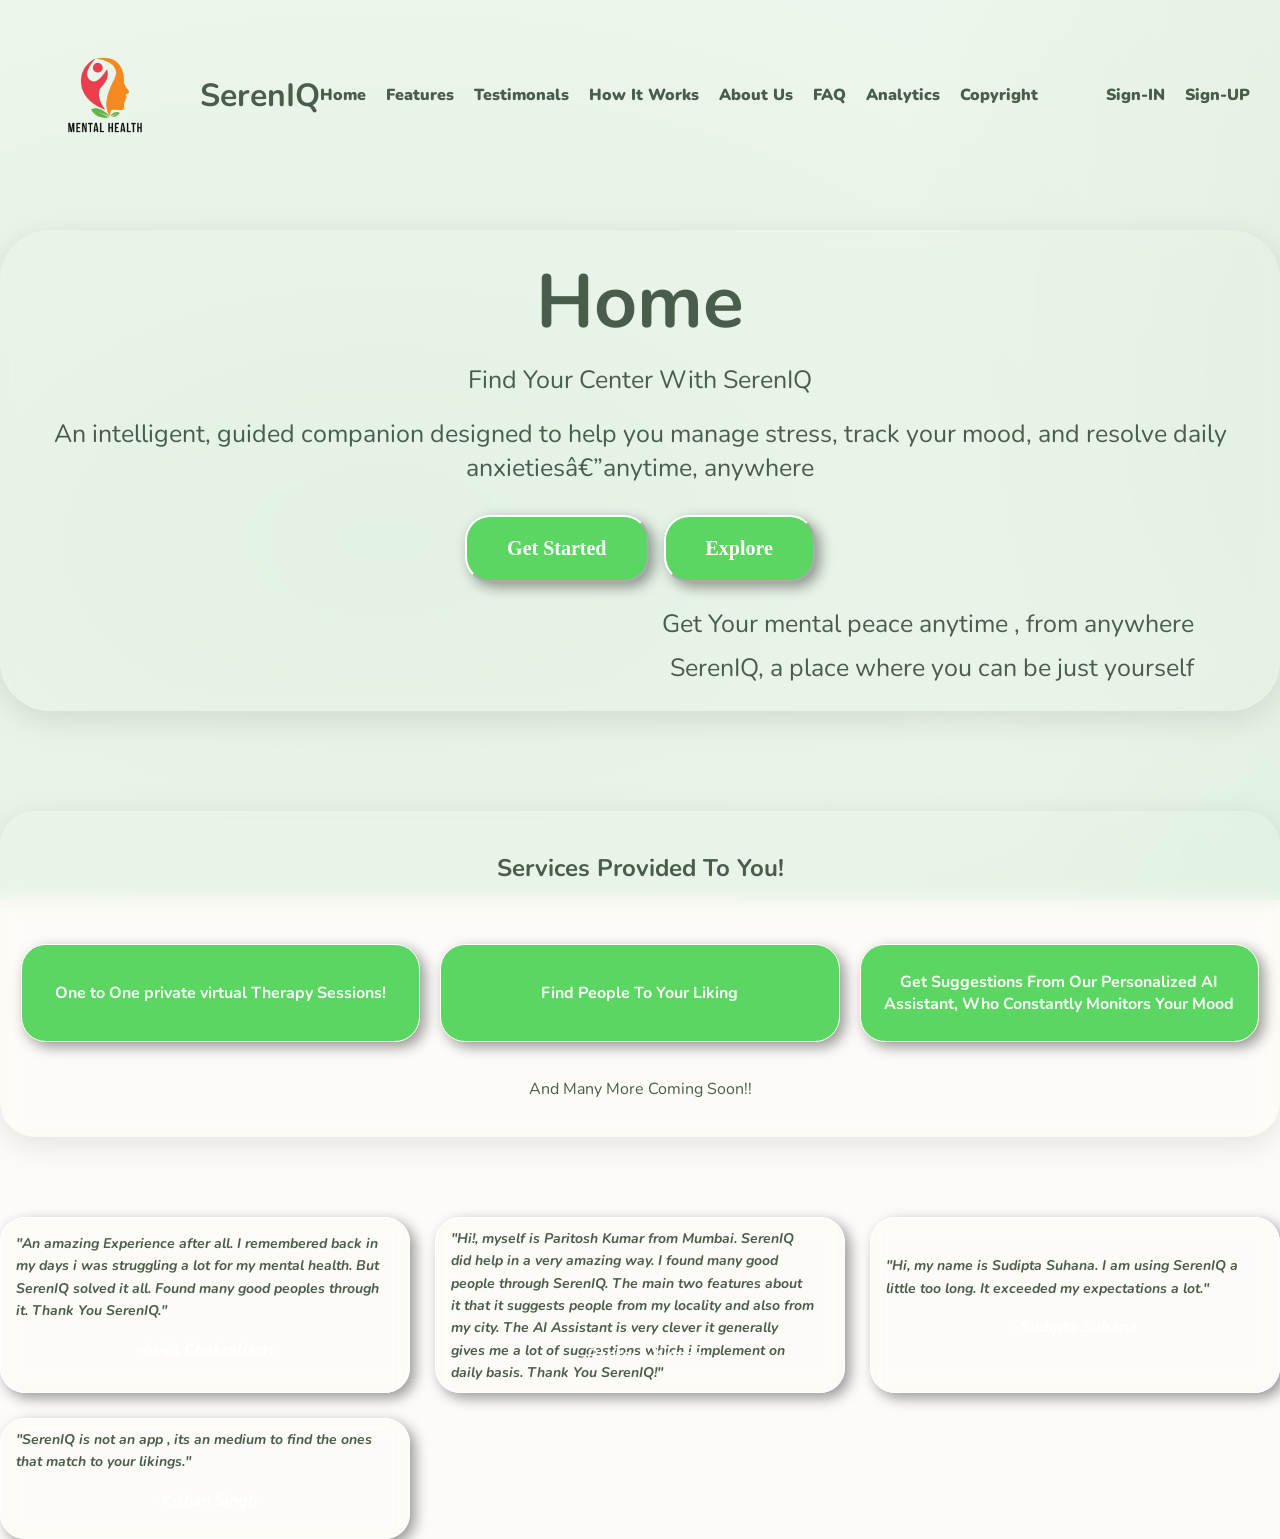
<file: docs/index.html>
<!DOCTYPE html>
<html>
    <head>
        <meta charset="utf-08">
        <meta name="viewport" content="width-device-width, initial-scale = 1.0">
        <title>SerenIQ</title>
        <link rel="icon" type="img/png" href="sereniq_logo-removebg-preview.png">
        <link rel="preconnect" href="https://fonts.googleapis.com">
        <link rel="preconnect" href="https://fonts.gstatic.com" crossorigin>
        <link href="https://fonts.googleapis.com/css2?family=Nunito:ital,wght@0,200..1000;1,200..1000&family=Raleway:ital,wght@0,100..900;1,100..900&family=Sora:wght@100..800&display=swap" rel="stylesheet">
        <link rel="stylesheet" href="style.css">
    </head>
    <body>
        <header class="head-section">
            <div class="logo-title-container">
                <div class="logo-container">
                    <a href="index.html"><img src="sereniq_logo-removebg-preview.png" alt="sereniq_logo"></a>
                </div>
                <div class="title-section">
                    <a href="index.html"><h1>SerenIQ</h1></a>
                </div>
            </div>            
            <nav class="primary-nav">
                <ul>
                    <li><a href="#home">Home</a></li>
                    <li><a href="#features">Features</a></li>
                    <li><a href="#testimonals">Testimonals</a></li>
                    <li><a href="#how-it-works">How It Works</a></li>
                    <li><a href="#about">About Us</a></li>
                    <li><a href="#faq">FAQ</a></li>
                    <li><a href="#view-analytics">Analytics</a></li>
                    <li><a href="#footer">Copyright</a></li>
                </ul>
            </nav>
            <nav class="auth-nav" aria-label="Account navigation">
                <ul>
                    <li><a href="sign_in.html">Sign-IN</a></li>
                    <li><a href="sign_up.html">Sign-UP</a></li>
                </ul>
            </nav>
        </header>

        <main>
            <section id="home" class="hero-card">
                    <div class="hero-content">
                        <h1>Home</h1>
                        <p>Find Your Center With SerenIQ</p>
                        <p>An intelligent, guided companion designed to help you manage stress, track your mood, and resolve daily anxieties—anytime, anywhere</p>
                    </div>

                    <div class="hero-button">
                        <button>Get Started</button>
                        <button>Explore</button>
                    </div>

                    <div class="hero-footer">
                        <p>Get Your mental peace anytime , from anywhere</p>
                        <p>SerenIQ, a place where you can be just yourself</p>
                    </div>
            </section>

            <section id="features" class="feature-card">
                <div class="features-section">
                    <h1>Services Provided To You!</h1>
                    <div class="feature-grid">
                        <div class="feature-sub-card">
                            <p>One to One private virtual Therapy Sessions!</p>
                        </div>
                        <div class="feature-sub-card">
                            <p>Find People To Your Liking</p>
                        </div>
                        <div class="feature-sub-card">
                            <p>Get Suggestions From Our Personalized AI Assistant, Who Constantly Monitors Your Mood</p>
                        </div>
                    </div>
                    <div class="feature-footer">
                        <p>And Many More Coming Soon!!</p>
                    </div>
                </div>
            </section>

            <section id="testimonals" class="testimonal-section">
                <div class="testimonal-card">
                    <blockquote>"An amazing Experience after all. I remembered back in my days i was struggling a lot for my mental health. But SerenIQ solved it all. Found many good peoples through it. Thank You SerenIQ."</blockquote>
                    <p>-Avijit Chakrabarty</p>
                </div>

                <div class="testimonal-card">
                    <blockquote>"Hi!, myself is Paritosh Kumar from Mumbai. SerenIQ did help in a very amazing way. I found many good people through SerenIQ. The main two features about it that it suggests people from my locality and also from my city. The AI Assistant is very clever it generally gives me a lot of suggestions which i implement on daily basis. Thank You SerenIQ!"</blockquote>
                    <p>-Paritosh Kumar</p>
                </div>

                <div class="testimonal-card">
                    <blockquote>"Hi, my name is Sudipta Suhana. I am using SerenIQ a little too long. It exceeded my expectations a lot."</blockquote>
                    <p>-Sudipta Suhana</p>
                </div>

                <div class="testimonal-card">
                    <blockquote>"SerenIQ is not an app , its an medium to find the ones that match to your likings."</blockquote>
                    <p>-Kishan Singh</p>
                </div>
            </section>
        </main>
    </body>
</html>
</file>
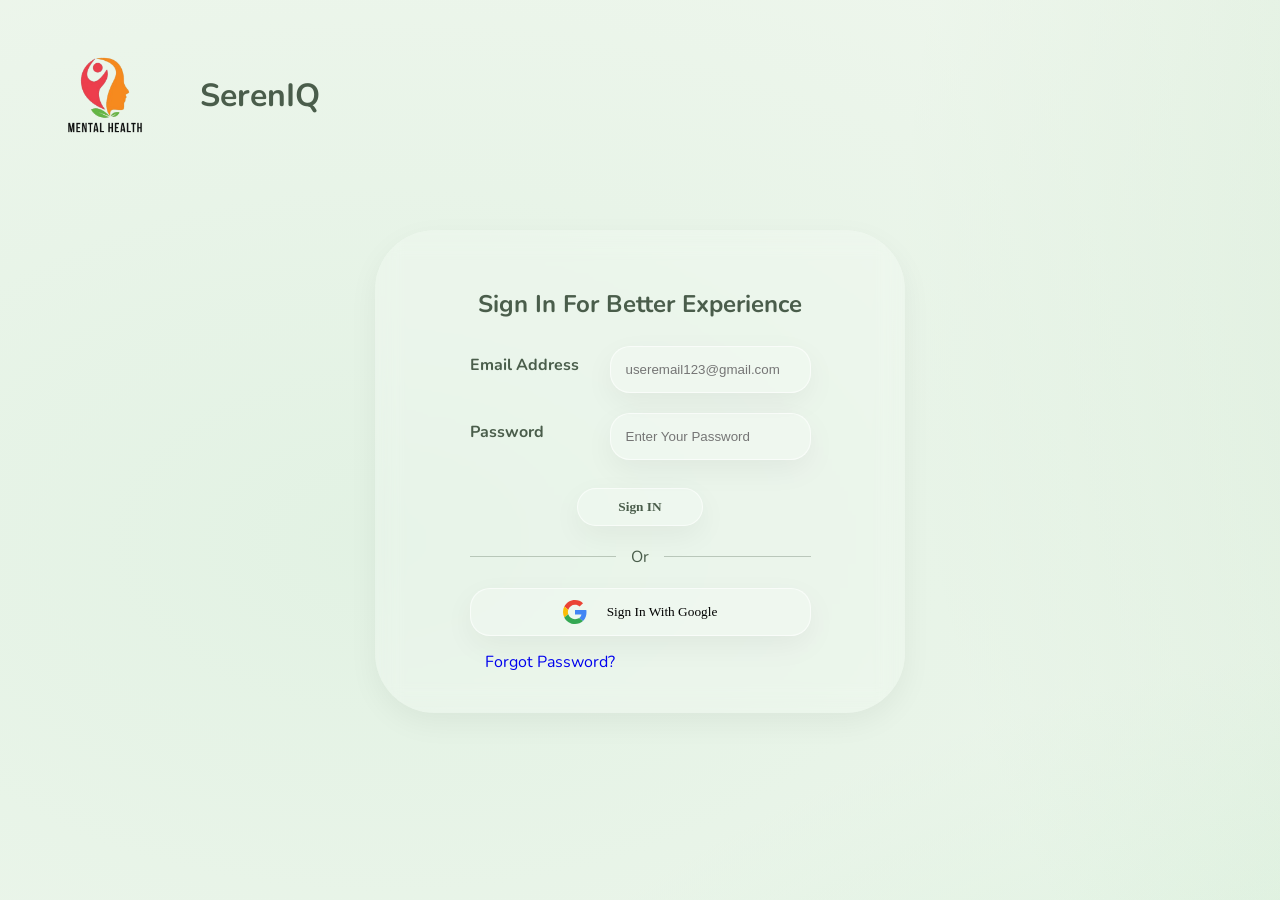
<file: docs/chatroom.html>
<!DOCTYPE html>
<html>
    <head>
        <meta charset="utf-8">
        <meta name="viewport" content="width=device-width, initial-scale=1.0">
        <title>SerenIQ Live Chat</title>
        <link rel="icon" type="image/png" href="sereniq_logo-removebg-preview.png">
        <link href="https://fonts.googleapis.com/css2?family=Nunito:wght@300;400;500;600;700;800&display=swap" rel="stylesheet">
        <link rel="stylesheet" href="chatroom.css">
    </head>
    <body>
        <div class="app-container">
            <div class="chat-window">
                
                <aside class="sidebar">
                    <div class="sidebar-header">
                        <div class="live-indicator">
                            <div class="dot"></div>
                            <span>Live</span>
                        </div>
                        <h2>Private Room</h2>
                        <p class="participant-count" id="participant-count">0 participants</p>
                    </div>
                    
                    <div class="divider"></div>
                    
                    <div class="participant-list" id="dynamic-participants">
                        <div class="send-as-label">Send as</div>
                    </div>

                    <div class="sidebar-footer"></div>
                </aside>

                <main class="chat-area">
                    <header class="chat-header" id="dynamic-chat-header"></header>
                    <div class="chat-messages" id="dynamic-messages"></div>

                    <div class="sending-as-tag">
                        <span class="label">Sending as</span>
                        <span class="name active-user-name" id="dynamic-sender-name">...</span>
                    </div>

                    <div class="input-area">
                        <div class="input-container">
                            <textarea id="chat-input" placeholder="Type a message…" rows="1"></textarea>
                            <button class="send-btn" id="send-btn">
                                <svg width="16" height="16" viewBox="0 0 16 16" fill="none">
                                    <path d="M14 8L2 2l2.5 6L2 14l12-6z" fill="white" />
                                </svg>
                            </button>
                        </div>
                        <div class="input-hint">Enter to send · Shift+Enter for new line</div>
                    </div>
                </main>
            </div>
        </div>
        <script src="chatroom.js"></script>
    </body>
</html>
</file>
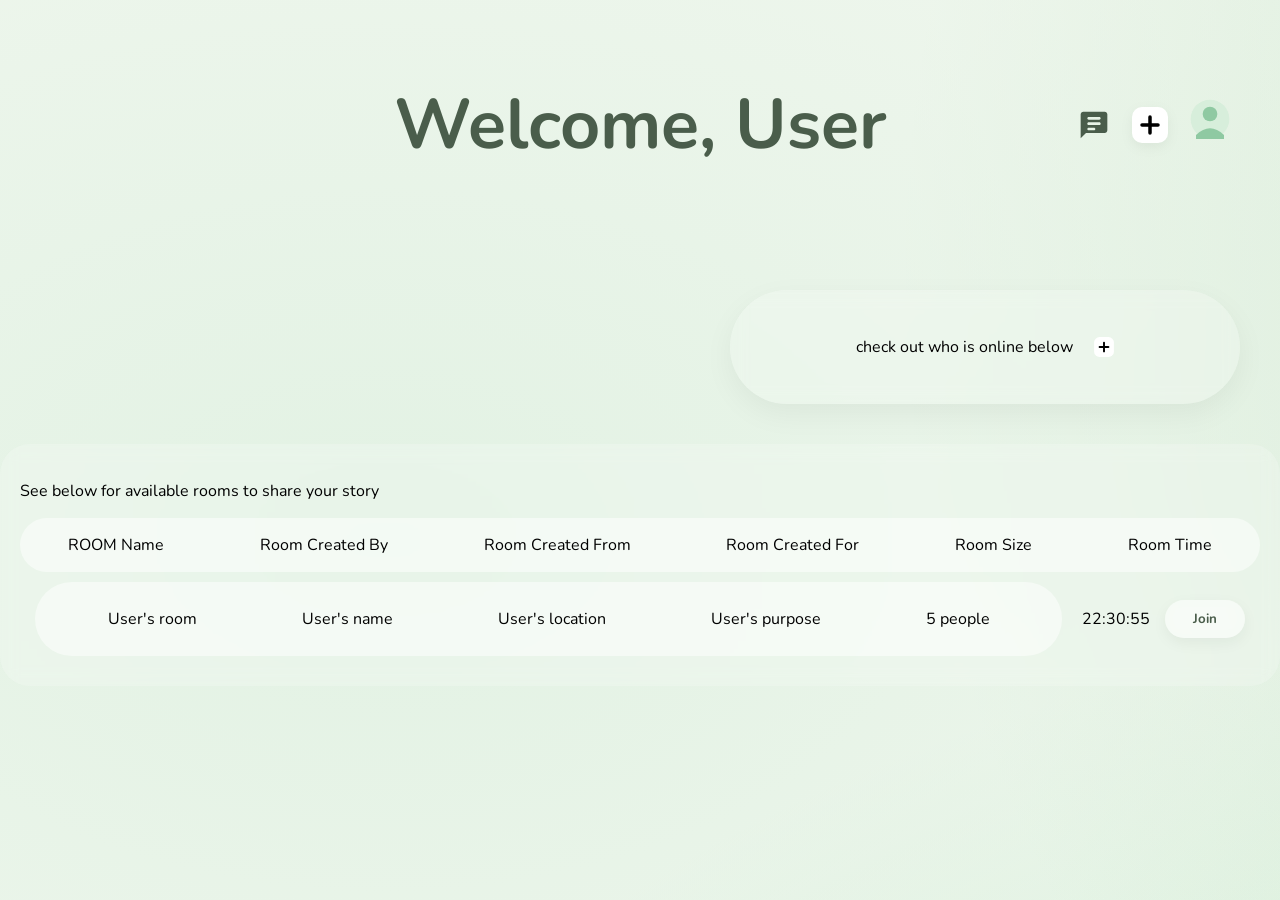
<file: docs/sereniq_main1.html>
<!DOCTYPE html>
<html>
    <head>
        <meta charset="utf-08">
        <meta name="viewport" content="width-device-width, initial-scale=1.0">
        <title>SerenIQ</title>
        <link rel="icon" href="sereniq_logo-removebg-preview.png">
        <link rel="preconnect" href="https://fonts.googleapis.com">
        <link rel="preconnect" href="https://fonts.gstatic.com" crossorigin>
        <link href="https://fonts.googleapis.com/css2?family=Nunito:ital,wght@0,200..1000;1,200..1000&family=Raleway:ital,wght@0,100..900;1,100..900&family=Sora:wght@100..800&display=swap" rel="stylesheet">
        <link rel="stylesheet" href="sereniq_main1.css">
    </head>
    <body>
        <header class="dashboard-header">
            <div class="dashboard-header-div1">
                <h1>Welcome, User</h1>
            </div>
            <div class="header-profile-section">

                <div class="message-menu-wrapper">
                    <svg class="message-box" xmlns="http://www.w3.org/2000/svg" viewBox="0 0 24 24">
                        <path fill="currentColor" fill-rule="evenodd" clip-rule="evenodd" 
                            d="M4 2C2.9 2 2 2.9 2 4v18l4-4h14c1.1 0 2-.9 2-2V4c0-1.1-.9-2-2-2H4zm4 4c-.55 0-1 .45-1 1s.45 1 1 1h8c.55 0 1-.45 1-1s-.45-1-1-1H8zm-1 5c0-.55.45-1 1-1h8c.55 0 1 .45 1 1s-.45 1-1 1H8c-.55 0-1-.45-1-1zm1 3c-.55 0-1 .45-1 1s.45 1 1 1h4c.55 0 1-.45 1-1s-.45-1-1-1H8z"/>
                    </svg>

                    <span class="notification-badge" id="notification-badge">0</span>

                    <div class="message-dropdown">
                        <div class="message-header">Notifications</div>
                        <ul class="message-list" id="dynamic-message"></ul>
                    </div>
                </div>

                <svg viewBox="0 0 40 40" class="add-btn-svg" xmlns="http://www.w3.org/2000/svg">
                    <rect x="2" y="2" width="36" height="36" rx="10" fill="#ffffff" />
                    <line x1="20" y1="12" x2="20" y2="28" stroke="#000000" stroke-width="3.5" stroke-linecap="round" />
                    <line x1="12" y1="20" x2="28" y2="20" stroke="#000000" stroke-width="3.5" stroke-linecap="round" />
                </svg>

                <div class="profile-menu-wrapper">
                    <svg viewBox="0 0 120 120" class="header-profile-pic-svg">
                        <circle cx="60" cy="60" r="58" fill="#d7eedb"/>
                        <circle cx="60" cy="45" r="22" fill="#8fc9a2"/>
                        <path d="M18 108 Q60 68 102 108 L102 120 L18 120 Z" fill="#8fc9a2"/>
                    </svg>
                    <div class="profile-dropdown">
                        <ul>
                            <li><a href="#">Profile</a></li>
                            <li><a href="#">Subscription</a></li>
                            <li><a href="#">Day-streak</a></li>
                            <li><a href="#">Settings</a></li>
                            <li class="log-out-button"><a href="sign_in.html" onclick="logoutUser()">Log Out</a></li>
                        </ul>
                    </div>
                </div>
            </div>
        </header>
        
        <main>
            <section class="friend-list">
                <div id="friend-toast-slider" class="toast-slider"></div>
                <div class="add-frnd">
                    <p>check out who is online below</p>
                    <div class="search-system">
                        <svg viewBox="0 0 40 40" class="add-frnd-btn-svg" id="search-trigger" xmlns="http://www.w3.org/2000/svg">
                            <rect x="2" y="2" width="36" height="36" rx="10" fill="#ffffff" />
                            <line x1="20" y1="12" x2="20" y2="28" stroke="#000000" stroke-width="3.5" stroke-linecap="round" />
                            <line x1="12" y1="20" x2="28" y2="20" stroke="#000000" stroke-width="3.5" stroke-linecap="round" />
                        </svg>
                        <input type="text" id="friend-search-input" class="glass-search-bar" placeholder="search your friends">
                        <ul id="search-results-popup" class="glass-results-popup"></ul>
                    </div>
                </div>
                <div id="dynamic-friends-container"></div>
            </section>

            <section class="video-rooms">
                <p>See below for available rooms to share your story</p>
                <div class="video-rooms-header-row">
                    <p>ROOM Name</p>
                    <p>Room Created By</p>
                    <p>Room Created From</p>
                    <p>Room Created For</p>
                    <p>Room Size</p>
                    <p>Room Time</p>
                </div>

                <div class="video-rooms-list">
                    <div class="video-rooms-subcontainer">
                        <p>User's room</p>
                        <p>User's name</p>
                        <p>User's location</p>
                        <p>User's purpose</p>
                        <p>5 people</p>
                    </div>
                    <div class="room-action-group">
                        <span class="live-clock">00:00:00</span>
                        <button class="join-button">Join</button>
                    </div>
                </div>
            </section>


        </main>
        <script src="script.js"></script>
    </body>
</html>
</file>
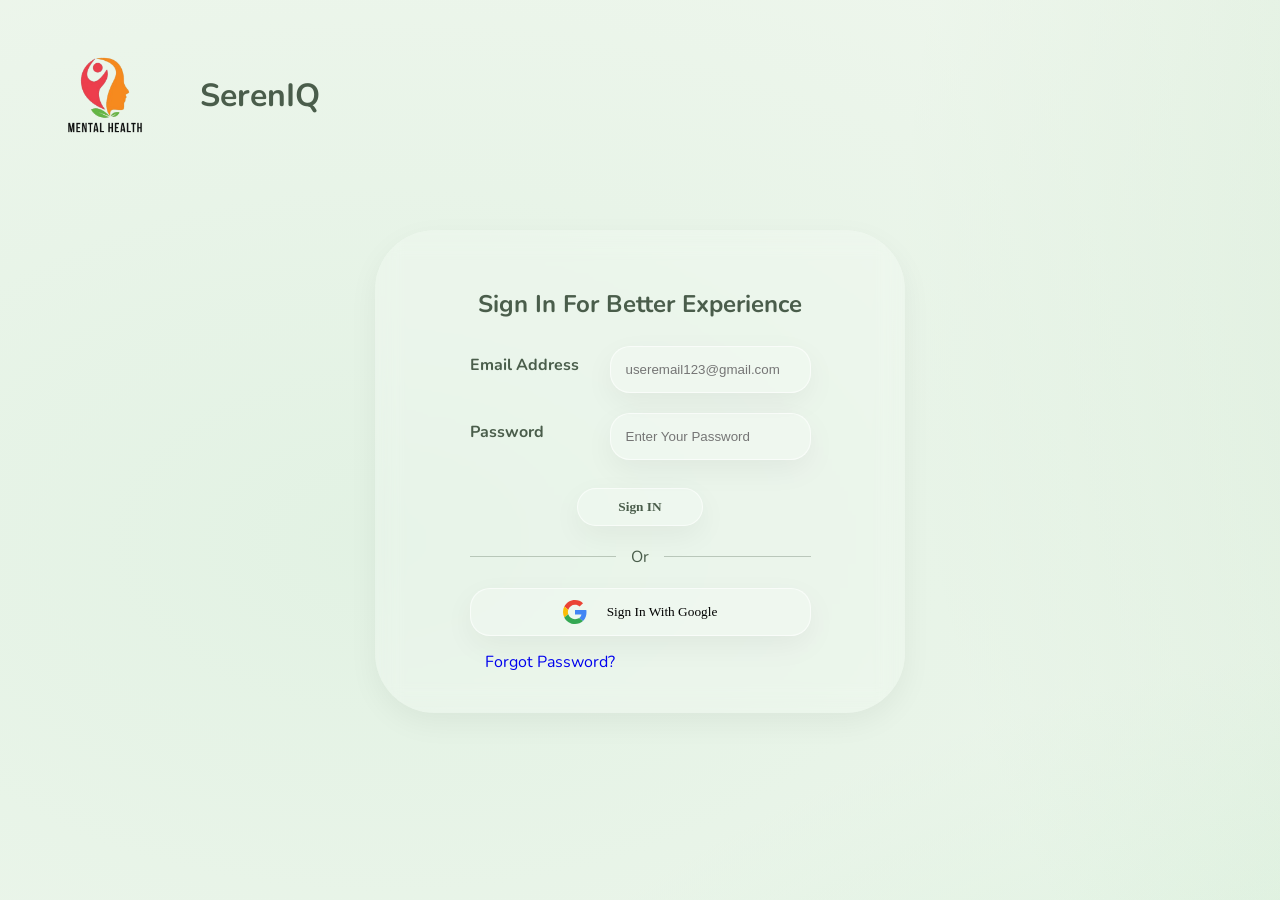
<file: docs/sign_in.html>
<!DOCTYPE html>
<html>
    <head>
        <meta charset="utf-08">
        <meta name="viewport" content="width-device-width, initial-scale=1.0">
        <title>SerenIQ</title>
        <link rel="icon" type="img/png" href="sereniq_logo-removebg-preview.png">
        <link rel="preconnect" href="https://fonts.googleapis.com">
        <link rel="preconnect" href="https://fonts.gstatic.com" crossorigin>
        <link href="https://fonts.googleapis.com/css2?family=Nunito:ital,wght@0,200..1000;1,200..1000&family=Raleway:ital,wght@0,100..900;1,100..900&family=Sora:wght@100..800&display=swap" rel="stylesheet">
        <link rel="stylesheet" href="sign_in.css">
    </head>
    <body>
        <header class="head-section">
            <div class="logo-title-container">
                <div class="logo-container">
                    <a href="index.html"><img src="sereniq_logo-removebg-preview.png" alt="sereniq_logo"></a>
                </div>
                <div class="title-section">
                    <a href="index.html"><h1>SerenIQ</h1></a>
                </div>
            </div>
        </header>
                        
        <section class="sign-in-content">
            <h1>Sign In For Better Experience</h1>
                <form action="#" method="post" class="sign-in-form">
                    <div class="input-group">
                        <label for="user-email">Email Address</label>
                        <input type="email" id="user-email" placeholder="useremail123@gmail.com">
                    </div>

                    <div class="input-group">
                        <label for="user-password">Password</label>
                        <input type="password" id="user-password" placeholder="Enter Your Password">
                    </div>

                    <button type="submit" class="sign-in-button">Sign IN</button>

                    <div class="divider">
                        <span>Or</span>
                    </div>

                    <div class="social-login">
                        <button type="button" class="google-btn" aria-label="Sign in with Google">
                            <svg xmlns="http://www.w3.org/2000/svg" viewBox="0 0 48 48" width="24px" height="24px">
                                <path fill="#EA4335" d="M24 9.5c3.54 0 6.71 1.22 9.21 3.6l6.85-6.85C35.9 2.38 30.47 0 24 0 14.62 0 6.51 5.38 2.56 13.22l7.98 6.19C12.43 13.72 17.74 9.5 24 9.5z"/>
                                <path fill="#4285F4" d="M46.98 24.55c0-1.57-.15-3.09-.38-4.55H24v9.02h12.94c-.58 2.96-2.26 5.48-4.78 7.18l7.73 6c4.51-4.18 7.09-10.36 7.09-17.65z"/>
                                <path fill="#FBBC05" d="M10.53 28.59c-.48-1.45-.76-2.99-.76-4.59s.27-3.14.76-4.59l-7.98-6.19C.92 16.46 0 20.12 0 24c0 3.88.92 7.54 2.56 10.78l7.97-6.19z"/>
                                <path fill="#34A853" d="M24 48c6.48 0 11.93-2.13 15.89-5.81l-7.73-6c-2.15 1.45-4.92 2.3-8.16 2.3-6.26 0-11.57-4.22-13.47-9.91l-7.98 6.19C6.51 42.62 14.62 48 24 48z"/>
                                <path fill="none" d="M0 0h48v48H0z"/>
                            </svg>

                        Sign In With Google</button>
                    </div>

                    <div class="forgotten-pass">
                        <a href="#forgotten-password">Forgot Password?</a>
                    </div>

                </form>
        </section>
        <script src="script.js"></script>
    </body>
</html>
</file>
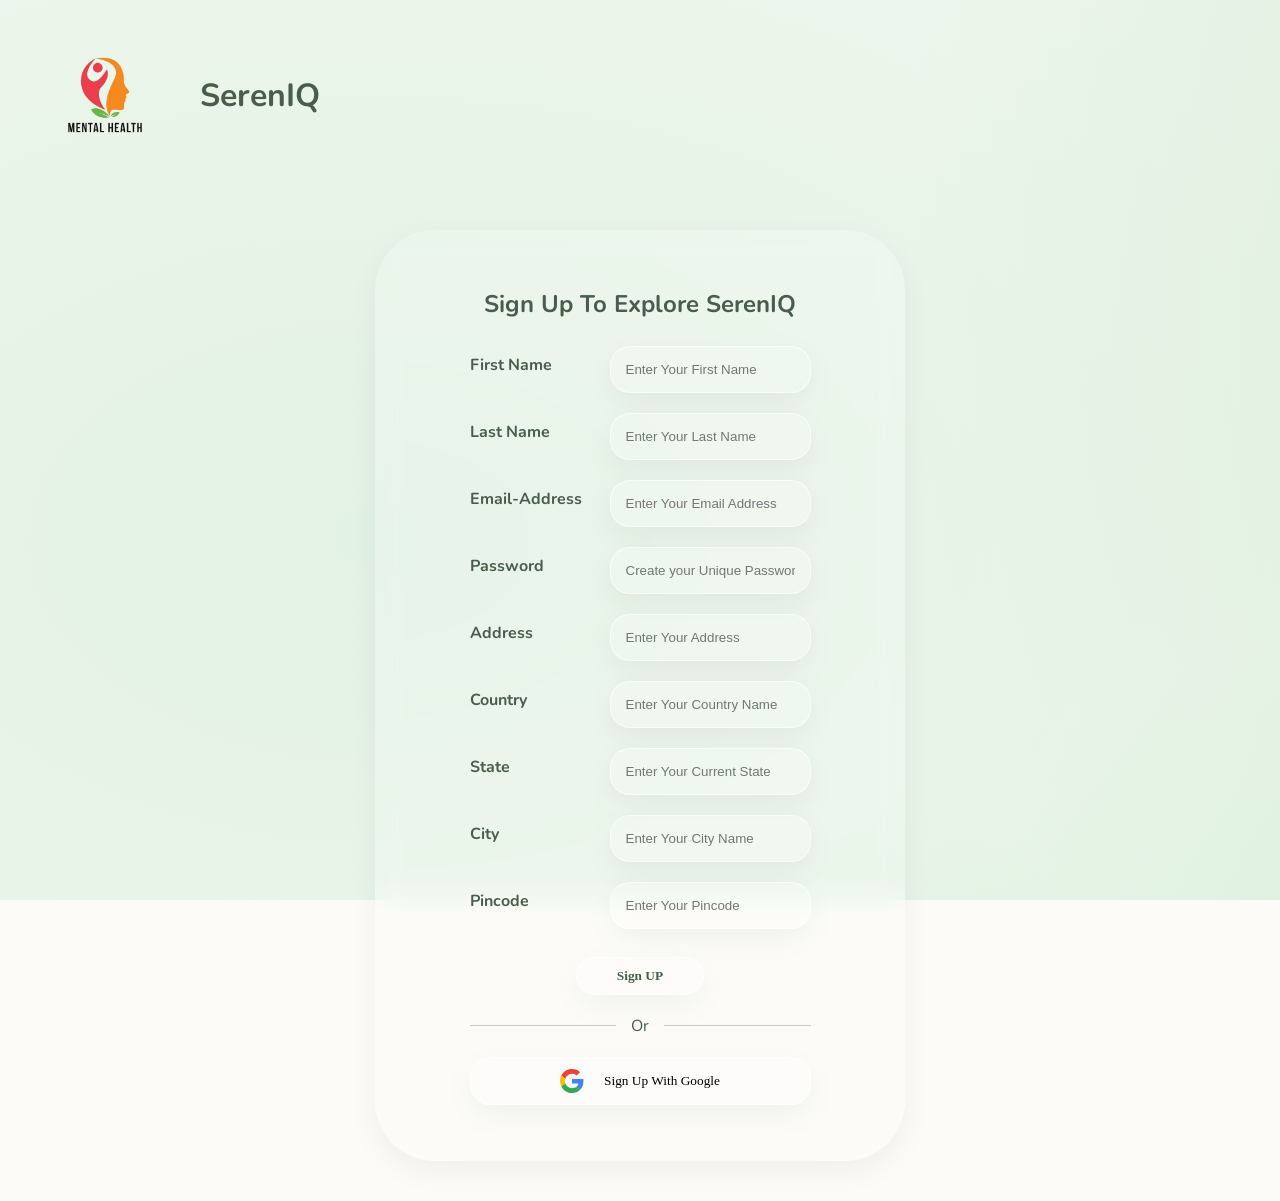
<file: docs/sign_up.html>
<!DOCTYPE hmtl>
<html>
    <head>
        <meta charset="utf-08">
        <meta name="viewport" content="width-device-width, initial-scale=1.0">
        <title>SerenIQ</title>
        <link rel="icon" type="img/png" href="sereniq_logo-removebg-preview.png">
        <link rel="preconnect" href="https://fonts.googleapis.com">
        <link rel="preconnect" href="https://fonts.gstatic.com" crossorigin>
        <link href="https://fonts.googleapis.com/css2?family=Nunito:ital,wght@0,200..1000;1,200..1000&family=Raleway:ital,wght@0,100..900;1,100..900&family=Sora:wght@100..800&display=swap" rel="stylesheet">
        <link rel="stylesheet" href="sign_up.css">
    </head>

    <body>
        <header class="head-section">
            <div class="logo-title-container">
                <div class="logo-container">
                    <a href="index.html"><img src="sereniq_logo-removebg-preview.png" alt="sereniq_logo"></a>
                </div>
                <div class="title-section">
                    <a href="index.html"><h1>SerenIQ</h1></a>
                </div>
            </div>
        </header>

        <section class="sign-up-content">
            <h1>Sign Up To Explore SerenIQ</h1>
                <form action="#" method="post" class="sign-up-form">
                    <div class="input-group">
                        <label for="user-first-name">First Name</label>
                        <input type="text" id="user-first-name" placeholder="Enter Your First Name">
                    </div>

                    <div class="input-group">
                        <label for="user-last-name">Last Name</label>
                        <input type="text" id="user-last-name" placeholder="Enter Your Last Name">
                    </div>

                    <div class="input-group">
                        <label for="user-email">Email-Address</label>
                        <input type="email" id="user-email" placeholder="Enter Your Email Address">
                    </div>

                    <div class="input-group">
                        <label for="password">Password</label>
                        <input type="password" id="password" placeholder="Create your Unique Password">
                    </div>

                    <div class="input-group">
                        <label for="user-address">Address</label>
                        <input type="text" id="user-address" placeholder="Enter Your Address">
                    </div>

                    <div class="input-group">
                        <label for="user-country">Country</label>
                        <input type="text" id="user-country" placeholder="Enter Your Country Name">
                    </div>

                    <div class="input-group">
                        <label for="user-state">State</label>
                        <input type="text" id="user-state" placeholder="Enter Your Current State">
                    </div>

                    <div class="input-group">
                        <label for="user-city">City</label>
                        <input type="text" id="user-city" placeholder="Enter Your City Name">
                    </div>

                    <div class="input-group">
                        <label for="user-pincode">Pincode</label>
                        <input type="text" id="user-pincode" placeholder="Enter Your Pincode">
                    </div>


                    <button type="submit" class="sign-up-button">Sign UP</button>

                    <div class="divider">
                        <span>Or</span>
                    </div>

                    <div class="social-login">
                        <button type="button" class="google-btn" aria-label="Sign up with Google">
                            <svg xmlns="http://www.w3.org/2000/svg" viewBox="0 0 48 48" width="24px" height="24px">
                                <path fill="#EA4335" d="M24 9.5c3.54 0 6.71 1.22 9.21 3.6l6.85-6.85C35.9 2.38 30.47 0 24 0 14.62 0 6.51 5.38 2.56 13.22l7.98 6.19C12.43 13.72 17.74 9.5 24 9.5z"/>
                                <path fill="#4285F4" d="M46.98 24.55c0-1.57-.15-3.09-.38-4.55H24v9.02h12.94c-.58 2.96-2.26 5.48-4.78 7.18l7.73 6c4.51-4.18 7.09-10.36 7.09-17.65z"/>
                                <path fill="#FBBC05" d="M10.53 28.59c-.48-1.45-.76-2.99-.76-4.59s.27-3.14.76-4.59l-7.98-6.19C.92 16.46 0 20.12 0 24c0 3.88.92 7.54 2.56 10.78l7.97-6.19z"/>
                                <path fill="#34A853" d="M24 48c6.48 0 11.93-2.13 15.89-5.81l-7.73-6c-2.15 1.45-4.92 2.3-8.16 2.3-6.26 0-11.57-4.22-13.47-9.91l-7.98 6.19C6.51 42.62 14.62 48 24 48z"/>
                                <path fill="none" d="M0 0h48v48H0z"/>
                            </svg>

                        Sign Up With Google</button>
                    </div>
                </form>
        </section>
        <script src="script.js"></script>
    </body>
</html>
</file>
<file: docs/style.css>
body {
    font-family: "Nunito", sans-serif;
    font-optical-sizing: auto;
    font-weight: 10px;
    font-style: normal;
    margin: 0;
    min-height: 100vh;
    
    
    background-color: #fcfbf7; 
    
    background-image:
        radial-gradient(at 10% 20%, rgba(215, 238, 219, 0.7) 0%, transparent 50%),
        radial-gradient(at 80% 10%, rgba(140, 201, 144, 0.8) 0%, transparent 50%),
        radial-gradient(at 40% 80%, rgba(143, 224, 162, 0.822) 0%, transparent 50%),
        radial-gradient(at 90% 90%, rgba(253, 253, 249, 0.95) 0%, transparent 50%);
        
    background-attachment: fixed;   
    background-size: 300% 300%; 
    animation: floatMesh 30s ease-in-out infinite; 
}

@keyframes floatMesh {
    0% {
        background-position: 0% 0%;
    }
    25% {
        background-position: 100% 0%;
    }
    50% {
        background-position: 100% 100%;
    }
    75% {
        background-position: 0% 100%;
    }
    100% {
        background-position: 0% 0%;
    }
}

.head-section{
    font-weight: 400;
    font-style: normal;
    display: grid;
    grid-template-columns: 1fr auto 1fr;
    align-items: center;
    padding: 10px 20px;
}


.logo-title-container{
    display: flex;
    align-items: center;
    gap: 10px;
    border:none;
}

.logo-container img{
    width: 150px;
    height: auto;
    display: block;
    padding: 10px 10px;
}

.title-section a{
    text-decoration: none;
    color: rgb(74, 93, 75);
}

.primary-nav ul{
    list-style: none;
    display: flex;
    gap: 20px;
    padding: 0;
    margin: 0;
}

.primary-nav{
    justify-self: center;
}

.primary-nav a,
.auth-nav a{
    text-decoration: none;
    color: rgb(74, 93, 75);
    font-weight: 1000;
}

.auth-nav{
    justify-self: end;
}

.auth-nav ul{
    list-style: none;
    display: flex;
    gap: 20px;
    padding: 10px;
    margin: 0;
}

.primary-nav:hover,
.auth-nav:hover{
    text-shadow: 2px 5px 15px rgba(0, 0, 0, 0.3);
}


.hero-card{
    max-width: 1500px;
    margin: 40px auto;
    border: 1px solid white;
    border-radius: 50px;
    background: rgba(255, 255, 255, 0.027);
    backdrop-filter: blur(8px);
    -webkit-backdrop-filter: blur(8px);
    border: 1px solid rgba(255, 255, 255, 0.089);
    box-shadow: 0 8px 32px rgba(0, 0, 0, 0.1);
    padding: 20px 40px;
    transition: all 0.3s ease;
}

.hero-card:hover{
    transform: translateY(-3px);
}

.hero-content{
    display: flex;
    flex-direction: column;
    align-items: center;
    text-align: center;
    color:  rgb(74, 93, 75);
}
.hero-content h1{
    font-size: 75px;
    padding: 0px;
    margin: 0px;
}

.hero-content p{
    margin: 10px;
    font-size: 25px;
    font-weight: 100px;
}

.hero-button{
    display: flex;
    gap: 15px;
    justify-content: center;
    margin-top: 20px;
}

.hero-button button{
    padding: 20px 40px;
     font-family: "Lobster", cursive;
    font-size: 20px;
    font-weight: bold;
    border-color: white;
    border-radius: 25px;
    box-shadow: 5px 5px 14px rgba(0,0,0, 0.4);
    background-color: rgb(92, 214, 98);
    color: white;
    cursor: pointer;
    transition: transform 0.2s ease, background-color 0.2s ease;
}

.hero-button button:hover{
    transform: translateY(-3px);
    background-color: rgb(87, 202, 93);
}

.hero-footer{
    display: flex;
    flex-direction: column;
    justify-content: space-between;
    align-items: flex-end;
    text-align: right;
    padding-right: 40px;
    margin-top: 20px;
    color:  rgb(74, 93, 75);
}

.hero-footer p{
    font-size: 25px;
    margin: 5px 5px;
}

.feature-card{
    max-width: 1500px;
    margin-top: 100px;

    border-radius: 35px;
    background: rgba(255, 255, 255, 0.027);
    backdrop-filter: blur(8px);
    -webkit-backdrop-filter: blur(8px);
    border: 1px solid rgba(255, 255, 255, 0.089);
    box-shadow: 0 8px 32px rgba(0, 0, 0, 0.1);
    padding: 20px 20px;
    transition: all 0.5s ease;
}

.feature-card:hover{
    transform: translateY(-3px);
}

.features-section{
    display: flex;
    flex-direction: column;
    align-items: center;
    text-align: center;
    width:100%;
}
.features-section h1{
    color: rgb(74, 93, 75);
}

.feature-grid{
    display: grid;
    grid-template-columns: repeat(auto-fit, minmax(220px, 1fr));
    gap: 20px;
    width: 100%;
    margin: 20px 20px;
}

.feature-sub-card{
    margin-top: 20px;
    background: rgb(92, 214, 98);
    color: white;
    backdrop-filter: blur(8px);
    -webkit-backdrop-filter: blur(8px);
    border: 1px solid rgba(255, 255, 255, 0.5);
    border-color: white;
    border-radius: 25px;
    padding: 10px 15px;
    box-shadow: 5px 5px 14px rgba(0,0,0, 0.4);
    display: flex;
    align-items: center;
    font-weight: bold;
    justify-content: center;
    transition: transform 0.3s ease, background 0.3s ease;
}

.feature-sub-card:hover{
    background: rgb(87, 202, 93);
    transform: translateY(-3px);
    cursor: pointer;
}

.feature-footer{
    color: rgb(74, 93, 75);
}

.testimonal-section{
    display: grid;
    grid-template-columns: repeat(3,1fr);
    gap: 25px;
    width: 100%;
    margin-top: 80px;
    font-family: "Nunito", sans-serif;
    font-optical-sizing: auto;
    font-weight: bold;
    font-style: italic;
}

.testimonal-card{
    background: rgba(255, 255, 255, 0.027);
    color:rgb(74, 93, 75);
    backdrop-filter: blur(8px);
    -webkit-backdrop-filter: blur(8px);
    border: 1px solid rgba(255, 255, 255, 0.089);
    border-color: white;
    border-radius: 25px;
    padding: 10px 15px;
    box-shadow: 5px 5px 14px rgba(0,0,0, 0.4);
    display: flex;
    flex-direction: column;
    align-items: center;
    justify-content: center;
    transition: all 0.3s ease;
}

.testimonal-card:hover{
    transform: translateX(4px);
}

.testimonal-card blockquote{
    font-size: 14px;
    line-height: 1.6;
    max-height: 100px;
    margin: 0;
    padding-right: 15px;
}

.testimonal-card p{
    color: white;
}

@media (max-width: 768px) {
    .head-section {
        grid-template-columns: 1fr; 
        gap: 15px;
    }
    .logo-title-container {
        justify-content: center; 
    }
    .primary-nav ul, .auth-nav ul {
        flex-wrap: wrap; 
        justify-content: center;
        gap: 10px;
    }

    .testimonal-section {
        grid-template-columns: 1fr; 
        margin-top: 40px;
    }
    .testimonal-card {
        padding: 20px;
    }
    .testimonal-card blockquote {
        max-height: 150px; 
    }

    .hero-card {
        margin: 20px 15px; 
        padding: 20px 15px;
    }
    .hero-content h1 {
        font-size: 50px; 
    }
    .hero-content p {
        font-size: 18px; 
    }
    .hero-button {
        flex-direction: column; 
        width: 100%;
    }
}
</file>
<file: docs/chatroom.css>
* {
    box-sizing: border-box;
    margin: 0;
    padding: 0;
}

body {
    font-family: 'Nunito', sans-serif;
    min-height: 100vh;
    background-color: #fcfbf7;
    background-image:
        radial-gradient(at 10% 20%, rgba(215, 238, 219, 0.7) 0%, transparent 50%),
        radial-gradient(at 80% 10%, rgba(140, 201, 144, 0.8) 0%, transparent 50%),
        radial-gradient(at 40% 80%, rgba(143, 224, 162, 0.822) 0%, transparent 50%),
        radial-gradient(at 90% 90%, rgba(253, 253, 249, 0.95) 0%, transparent 50%);
    background-attachment: fixed;
    background-size: 300% 300%;
    animation: floatMesh 30s ease-in-out infinite;
}

@keyframes floatMesh {
    0%   { background-position: 0% 0%; }
    25%  { background-position: 100% 30%; }
    50%  { background-position: 60% 100%; }
    75%  { background-position: 10% 80%; }
    100% { background-position: 0% 0%; }
}

.app-container {
    min-height: 100vh;
    display: flex;
    align-items: center;
    justify-content: center;
    padding: 24px;
}

.chat-window {
    width: 100%;
    max-width: 800px;
    height: 640px;
    display: grid;
    grid-template-columns: 230px 1fr;
    border-radius: 24px;
    overflow: hidden;
    border: 1.5px solid #c8e6cb;
    box-shadow: 0 8px 48px rgba(61, 122, 69, 0.12), 0 2px 12px rgba(61, 122, 69, 0.06);
    background: rgba(255, 255, 255, 0.75);
    backdrop-filter: blur(20px);
    -webkit-backdrop-filter: blur(20px);
}

.sidebar {
    background: rgba(244, 249, 244, 0.9);
    border-right: 1.5px solid #d0e8d2;
    display: flex;
    flex-direction: column;
}

.sidebar-header {
    padding: 22px 18px 16px;
}

.live-indicator {
    display: flex;
    align-items: center;
    gap: 8px;
    margin-bottom: 2px;
}

.live-indicator .dot, .status .dot {
    width: 8px;
    height: 8px;
    border-radius: 50%;
    background: #4caf58;
}

.live-indicator span {
    font-size: 11px;
    font-weight: 700;
    color: #4caf58;
    letter-spacing: 0.08em;
    text-transform: uppercase;
}

.sidebar-header h2 {
    font-size: 17px;
    font-weight: 800;
    color: #2d4a30;
}

.participant-count {
    font-size: 12px;
    color: #7faa84;
    margin-top: 2px;
    font-weight: 500;
}

.divider {
    height: 1px;
    background: #d0e8d2;
    margin: 0 16px;
}

.participant-list {
    padding: 14px 10px;
    flex: 1;
}

.send-as-label {
    font-size: 10px;
    font-weight: 800;
    color: #7faa84;
    letter-spacing: 0.12em;
    text-transform: uppercase;
    padding: 0 8px;
    margin-bottom: 8px;
}

.participant-btn {
    width: 100%;
    display: flex;
    align-items: center;
    gap: 10px;
    padding: 10px;
    border-radius: 14px;
    border: 1.5px solid transparent;
    background: transparent;
    cursor: pointer;
    transition: all 0.18s ease;
    margin-bottom: 4px;
}

.participant-btn:hover {
    background: rgba(255, 255, 255, 0.5);
}

.participant-btn.active {
    border-color: rgba(61, 122, 69, 0.33);
    background: #dff0e1;
}

.avatar-wrapper {
    position: relative;
}

.status-dot {
    position: absolute;
    bottom: 0;
    right: 0;
    width: 9px;
    height: 9px;
    background: #4caf58;
    border: 1.5px solid white;
    border-radius: 50%;
}

.participant-info {
    text-align: left;
    flex: 1;
}

.participant-info .name {
    font-size: 14px;
    font-weight: 700;
    color: #4a7050;
}

.participant-btn.active .name.alex-text {
    color: #3d7a45;
}

.status-text {
    font-size: 11px;
    color: #7faa84;
    font-weight: 500;
}

.check-icon {
    width: 20px;
    height: 20px;
    border-radius: 50%;
    background: #3d7a45;
    display: flex;
    align-items: center;
    justify-content: center;
}

.participant-btn:not(.active) .check-icon {
    display: none;
}

.sidebar-footer {
    padding: 12px 16px;
    border-top: 1px solid #d0e8d2;
    background: rgba(255, 255, 255, 0.5);
    font-size: 11px;
    color: #7faa84;
    line-height: 1.5;
    font-weight: 500;
}

.avatar {
    display: flex;
    align-items: center;
    justify-content: center;
    flex-shrink: 0;
}

.avatar.sm { width: 32px; height: 32px; }
.avatar.md { width: 40px; height: 40px; }

.profile-pic-svg {
    width: 100%;
    height: 100%;
    filter: drop-shadow(0 2px 4px rgba(140, 201, 144, 0.2));
}

.active-text { color: #3d7a45; }
.partner-text { color: #4a7050; }


.chat-area {
    display: flex;
    flex-direction: column;
    background: rgba(255, 255, 255, 0.6);
    min-height: 0;
}

.chat-header {
    padding: 16px 20px;
    border-bottom: 1.5px solid #d0e8d2;
    display: flex;
    align-items: center;
    gap: 12px;
    background: rgba(255, 255, 255, 0.8);
    backdrop-filter: blur(10px);
}

.header-info h2 {
    font-size: 16px;
    font-weight: 800;
    color: #2d4a30;
}

.header-info .status {
    display: flex;
    align-items: center;
    gap: 5px;
    font-size: 11px;
    color: #7faa84;
    font-weight: 600;
}

.header-actions {
    margin-left: auto;
    display: flex;
    gap: 6px;
}

.action-btn {
    width: 34px;
    height: 34px;
    border-radius: 10px;
    border: 1.5px solid #d0e8d2;
    background: rgba(255, 255, 255, 0.7);
    cursor: pointer;
    font-size: 15px;
    display: flex;
    align-items: center;
    justify-content: center;
    transition: background 0.15s;
}

.action-btn:hover {
    background: #eaf6eb;
}

.chat-messages {
    flex: 1;
    overflow-y: auto;
    padding: 20px 20px 12px;
    display: flex;
    flex-direction: column;
    gap: 14px;
    min-height: 0;
    scroll-behavior: smooth;
}

.chat-messages::-webkit-scrollbar { width: 4px; }
.chat-messages::-webkit-scrollbar-track { background: transparent; }
.chat-messages::-webkit-scrollbar-thumb { background: #d0e8d2; border-radius: 2px; }

.date-container {
    text-align: center;
    margin-bottom: 4px;
}

.date-pill {
    font-size: 11px;
    font-weight: 700;
    color: #7faa84;
    background: rgba(255, 255, 255, 0.8);
    padding: 5px 14px;
    border-radius: 20px;
    border: 1px solid #d0e8d2;
}

.message-row {
    display: flex;
    align-items: flex-end;
    gap: 8px;
    max-width: 72%;
}

.message-row.other { align-self: flex-start; }
.message-row.self { align-self: flex-end; flex-direction: row-reverse; }

.message-content {
    display: flex;
    flex-direction: column;
    gap: 3px;
}

.message-content.self-content {
    align-items: flex-end;
}

.sender-name {
    font-size: 11px;
    margin-left: 4px;
    font-weight: 700;
    letter-spacing: 0.02em;
}

.bubble {
    padding: 10px 15px;
    color: #2d4a30;
    font-size: 14px;
    line-height: 1.6;
    word-break: break-word;
    box-shadow: 0 1px 6px rgba(61, 122, 69, 0.06);
}

.bubble-other {
    border-radius: 4px 18px 18px 18px;
    background: #ffffff;
    border: 1.5px solid #d0e8d2;
}

.bubble-self {
    border-radius: 18px 4px 18px 18px;
    background: #e6f4e8;
    border: 1.5px solid #b6d9bb;
}

.message-meta {
    display: flex;
    align-items: center;
    gap: 4px;
    margin-top: 1px;
}

.time {
    font-size: 10px;
    color: #7faa84;
    font-weight: 600;
}

.read-receipt {
    font-size: 10px;
    color: #7faa84;
}

.read-receipt.read {
    color: #3d7a45;
}

.typing-row {
    align-items: flex-end;
}

.typing-indicator {
    padding: 10px 15px;
    display: flex;
    gap: 5px;
    align-items: center;
}

.typing-indicator span {
    width: 7px;
    height: 7px;
    border-radius: 50%;
    background: #b6d9bb;
    display: inline-block;
    animation: bounce 1.2s infinite;
}

.typing-indicator span:nth-child(2) { animation-delay: 0.2s; }
.typing-indicator span:nth-child(3) { animation-delay: 0.4s; }

@keyframes bounce {
    0%, 80%, 100% { transform: translateY(0); opacity: 0.5; }
    40% { transform: translateY(-5px); opacity: 1; }
}


.sending-as-tag {
    padding: 4px 20px 0;
    display: flex;
    align-items: center;
    gap: 5px;
}

.sending-as-tag .label {
    font-size: 11px;
    color: #7faa84;
    font-weight: 600;
}

.sending-as-tag .name {
    font-size: 11px;
    font-weight: 800;
}

.input-area {
    padding: 10px 16px 16px;
}

.input-container {
    display: flex;
    gap: 10px;
    align-items: flex-end;
    background: rgba(255, 255, 255, 0.9);
    border: 2px solid rgba(61, 122, 69, 0.26);
    border-radius: 18px;
    padding: 10px 10px 10px 16px;
    box-shadow: 0 2px 12px rgba(61, 122, 69, 0.08);
    transition: border-color 0.2s;
}

.input-container textarea {
    flex: 1;
    background: transparent;
    border: none;
    outline: none;
    resize: none;
    color: #2d4a30;
    font-size: 14px;
    line-height: 1.6;
    font-family: 'Nunito', sans-serif;
    font-weight: 500;
    max-height: 120px;
    overflow-y: auto;
}

.send-btn {
    width: 38px;
    height: 38px;
    border-radius: 12px;
    border: none;
    background: linear-gradient(135deg, #3d7a45, #4caf58);
    cursor: pointer;
    display: flex;
    align-items: center;
    justify-content: center;
    transition: all 0.18s ease;
    flex-shrink: 0;
    box-shadow: 0 2px 8px rgba(61, 122, 69, 0.3);
}

.send-btn:hover {
    transform: scale(1.07);
}

.input-hint {
    text-align: center;
    margin-top: 6px;
    font-size: 10px;
    color: rgba(127, 170, 132, 0.4);
    font-weight: 600;
}

.back-btn{
    display: none;
    background: transparent;
    margin-right: 5px;
    border: none;
    cursor: pointer;
    padding: 5px;
    transition: all ease 0.3s;
}

.back-btn:hover{
    transform: translateX(-3px);
}

@media (max-width: 768px) {
    .app-container {
        padding: 0; 
    }

    .chat-window {
        height: 100dvh; 
        border-radius: 0;
        border: none;
        grid-template-columns: 1fr; 
    }

    .sidebar {
        display: none; 
    }

    .back-btn {
        display: flex;
        align-items: center;
        justify-content: center;
    }

    .message-row {
        max-width: 85%; 
    }

    .chat-header {
        padding: 12px 16px;
    }

    .input-area {
        padding: 10px 12px 12px; 
    }
}
</file>
<file: docs/sereniq_main1.css>
body{
    font-family: "Nunito", sans-serif;
    font-optical-sizing: auto;
    font-weight: 10px;
    font-style: normal;
    margin: 0;
    min-height: 100vh;
    
    
    background-color: #fcfbf7; 
    
    background-image:
        radial-gradient(at 10% 20%, rgba(215, 238, 219, 0.7) 0%, transparent 50%),
        radial-gradient(at 80% 10%, rgba(140, 201, 144, 0.8) 0%, transparent 50%),
        radial-gradient(at 40% 80%, rgba(143, 224, 162, 0.822) 0%, transparent 50%),
        radial-gradient(at 90% 90%, rgba(253, 253, 249, 0.95) 0%, transparent 50%);
        
    background-attachment: fixed;   
    background-size: 300% 300%; 
    animation: floatMesh 30s ease-in-out infinite;
}


@keyframes floatMesh {
    0% {
        background-position: 0% 0%;
    }
    25% {
        background-position: 100% 0%;
    }
    50% {
        background-position: 100% 100%;
    }
    75% {
        background-position: 0% 100%;
    }
    100% {
        background-position: 0% 0%;
    }
}

.dashboard-header{
    position: relative;
    margin: auto;
    display: flex;
    flex-direction: row;
    justify-content: center;
    align-items: center;
    color: rgb(74, 93, 75);
    font-size: 35px;
    padding: 30px 50px;
}

.dashboard-header-div1{
    margin-top:0;
}


.header-profile-section{
    position: absolute;
    right: 50px;
    margin-left: 0;
    z-index: 100;
    display: flex;
    flex-direction: row;
    align-items: center;
    gap: 20px;
}

.message-box{
    width: 32px;
    height: 32px;
    cursor: pointer;
    transition: all 0.6s ease;
}

.message-box:hover{
    transform: scale(1.1) translateY(-3px);
    filter: drop-shadow(0 6px 12px rgba(140, 201, 144, 0.4));
}

.notification-badge {
    position: absolute;
    top: -6px;
    right: -10px;
    background: rgba(255, 59, 48, 0.85); 
    backdrop-filter: blur(4px);
    -webkit-backdrop-filter: blur(4px);
    border: 1px solid rgba(255, 255, 255, 0.5); 
    color: white;
    font-size: 11px;
    font-weight: bold;
    min-width: 20px;
    height: 20px;
    border-radius: 20px; 
    display: flex;
    justify-content: center;
    align-items: center;
    padding: 0 5px;
    box-shadow: 0 4px 8px rgba(255, 59, 48, 0.3); 
    display: none; 
    z-index: 102; 
}

.message-menu-wrapper{
    position: relative;
    display: flex;
    align-items: center;
}

.message-menu-wrapper:hover .message-dropdown {
    opacity: 1;
    visibility: visible;
    transform: translateY(0);
}

.message-dropdown{
    position: absolute;
    top: 50px; 
    right: -20px; 
    background: rgba(255, 255, 255, 0.6); 
    backdrop-filter: blur(12px);
    -webkit-backdrop-filter: blur(12px);
    border-radius: 20px;
    box-shadow: 0 10px 30px rgba(0, 0, 0, 0.1);
    width: 260px;
    overflow: hidden; 
    opacity: 0;
    visibility: hidden;
    transform: translateY(-15px); 
    transition: all 0.3s ease;
    z-index: 101;
}

.message-header {
    padding: 15px 20px;
    font-weight: bold;
    color: rgb(74, 93, 75);
    border-bottom: 1px solid rgba(74, 93, 75, 0.1);
    font-size: 16px;
    background: rgba(255, 255, 255, 0.4);
}

.message-list {
    list-style: none;
    padding: 0;
    margin: 0;
    max-height: 250px;
    overflow-y: auto; 
}

.message-item {
    padding: 12px 20px;
    border-bottom: 1px solid rgba(255, 255, 255, 0.3);
    cursor: pointer;
    transition: background 0.2s ease;
    display: flex;
    flex-direction: column;
    gap: 4px;
}

.message-item:hover {
    background: rgba(255, 255, 255, 0.9);
}

.message-sender{
    font-size: 14px;
    font-weight: bold;
    color: rgb(74, 93, 75);
    margin-bottom: 4px;
}

.message-content{
    font-size: 12px;
    color: #6a826b;
    font-family: sans-serif;
}

.accept-button, .reject-button {
    border: none;
    border-radius: 12px;
    color: white;
    font-weight: bold;
    font-family: inherit;
    padding: 6px 12px;
    font-size: 12px;
    cursor: pointer;
    transition: all 0.2s ease;
    box-shadow: 0 2px 5px rgba(0,0,0,0.1);
    margin-top: 8px;
    margin-right: 8px;
}


.accept-button {
    background: rgba(140, 201, 144, 0.9); 
}

.accept-button:hover {
    background: rgba(140, 201, 144, 1);
    transform: scale(1.05) translateY(-2px);
}


.reject-button {
    background: rgba(217, 83, 79, 0.9); 
}

.reject-button:hover {
    background: rgba(217, 83, 79, 1);
    transform: scale(1.05) translateY(-2px);
}

.add-btn-svg{
    width: 40px;
    height: 40px;
    cursor: pointer;
    transition: all 0.3s ease;
    filter: drop-shadow(0 4px 6px rgba(0, 0, 0, 0.05));
}

.add-btn-svg:hover{
    transform: scale(1.1) translateY(-3px);
    filter: drop-shadow(0 6px 12px rgba(140, 201, 144, 0.4));
}

.profile-menu-wrapper {
    position: relative;
}

.profile-menu-wrapper:hover .profile-dropdown {
    opacity: 1;
    visibility: visible;
    transform: translateY(0);
}

.profile-dropdown{
    position: absolute;
    top: 50px; 
    right: 0; 
    background: rgba(255, 255, 255, 0.5); 
    backdrop-filter: blur(8px);
    -webkit-backdrop-filter: blur(8px);
    border-radius: 20px;
    box-shadow: 0 10px 30px rgba(0, 0, 0, 0.1);
    min-width: 180px;
    overflow: hidden; 
    opacity: 0;
    visibility: hidden;
    transform: translateY(-15px); 
    transition: all 0.3s ease;
}


.profile-dropdown ul {
    list-style: none; 
    padding: 0;
    margin: 0;
    display: flex;
    flex-direction: column;
}

.profile-dropdown li a {
    display: block;
    padding: 15px 20px;
    text-decoration: none;
    color: rgb(74, 93, 75); 
    font-size: 18px;
    font-weight: bold;
    transition: background 0.2s ease;
}


.profile-dropdown li a:hover {
    background: rgba(255, 255, 255, 0.6);
}

.profile-dropdown .logout-btn a {
    color: #d9534f; 
    border-top: 1px solid rgba(74, 93, 75, 0.1); 
}

.profile-dropdown .logout-btn a:hover {
    background: rgba(217, 83, 79, 0.1); 
}

.header-profile-pic-svg {
    cursor:pointer;
    width: 40px;
    height: 40px;
    transition: all 0.3s ease;
}

.header-profile-pic-svg:hover {
    transform: scale(1.1) translateY(-3px); 
    filter: drop-shadow(0 6px 12px rgba(140, 201, 144, 0.4));
}

.friend-list{
    position: relative;
    display: flex;
    justify-content: center;
    flex-direction: column;
    align-items: center;
    background: rgba(255, 255, 255, 0.2);
    backdrop-filter: blur(8px);
    -webkit-backdrop-filter: blur(8px);
    border: none;
    border-radius: 60px;
    box-shadow: 0 10px 30px rgba(0, 0, 0, 0.05);
    max-width: 450px;
    padding: 20px 30px;
    margin: 40px 40px 40px auto;
    gap: 10px;
    transition: all 0.3s ease;
}

.toast-slider {
    position: absolute;
    top: 15px;
    left: 50%;
    transform: translateX(-50%) translateY(-100px); 
    background: rgba(140, 201, 144, 0.95);
    backdrop-filter: blur(8px);
    -webkit-backdrop-filter: blur(8px);
    border: 1px solid rgba(255, 255, 255, 0.5);
    color: white;
    padding: 8px 20px;
    border-radius: 30px; 
    font-size: 13px;
    font-weight: bold;
    box-shadow: 0 4px 15px rgba(0, 0, 0, 0.1);
    opacity: 0;
    transition: all 0.5s cubic-bezier(0.68, -0.55, 0.27, 1.55); 
    z-index: 100;
    pointer-events: none; 
}

.toast-slider.show {
    transform: translateX(-50%) translateY(0);
    opacity: 1;
}

.add-frnd{
    display: flex;
    flex-direction: row;
    align-items: center;
    justify-content: center;
    gap: 20px;
    margin-top: 10px;
}

.add-frnd-btn-svg{
    width: 22px;
    height: 22px;
    color: rgb(74, 93, 75);
    cursor: pointer;
    transition: all 0.3s ease;   
}

.add-frnd-btn-svg:hover {
    transform: scale(1.15) rotate(-5deg); 
    color: #8fc9a2; 
    filter: drop-shadow(0 4px 6px rgba(140, 201, 144, 0.4));
}

.friend-list:hover{
    transform: translateY(-2px);
}

.friend-container{
    display: flex;
    justify-content: flex-start;
    align-items: center;
    gap: 15px;
    background: rgba(255, 255, 255, 0.5);
    min-width: 300px; 
    padding: 20px 30px;
    border-radius: 25px;
    transition: all 0.3s ease;
    flex-shrink: 0;
}

.friend-container:hover{
    transform: translateY(-5px);
}
#dynamic-friends-container {
    display: flex !important;
    flex-direction: column !important;
    gap: 10px !important;
    width: 100% !important;
    
    
    max-height: 320px !important; 
    min-height: 0 !important; 
    overflow-y: auto !important;  
    
    padding-right: 10px !important; 
    scroll-behavior: smooth !important;
}

#dynamic-friends-container::-webkit-scrollbar {
    width: 10px; 
}

#dynamic-friends-container::-webkit-scrollbar-track {
    background: rgba(255, 255, 255, 0.2); 
}

#dynamic-friends-container::-webkit-scrollbar-thumb {
    background: rgba(140, 201, 144, 0.8); 
    border-radius: 15px;
}

#dynamic-friends-container::-webkit-scrollbar-thumb:hover {
    background: rgba(140, 201, 144, 1);
    border-radius: 35px;
}


.profile-pic-svg {
    width: 40px;
    height: 40px;
    flex-shrink: 0;
}

.online-dot{
    width: 10px;
    height: 10px;
    background-color: #4CAF50;
    border-radius: 50%;
    margin-right: 12px;
    flex-shrink: 0;
    animation: tinkle 1s infinite ease-in-out;
}

@keyframes tinkle {
    0% {
        box-shadow: 0 0 4px rgba(76, 175, 80, 0.4);
        opacity: 0.7;
        transform: scale(0.95);
    }
    50% {
       
        box-shadow: 0 0 12px rgba(76, 175, 80, 1), 0 0 20px rgba(76, 175, 80, 0.6);
        opacity: 1;
        transform: scale(1.05);
    }
    100% {
        box-shadow: 0 0 4px rgba(76, 175, 80, 0.4);
        opacity: 0.7;
        transform: scale(0.95);
    }
}

.friend-actions {
    display: flex;
    align-items: center;
    gap: 15px; 
    margin-left: auto; 
}

.video-call-svg {
    width: 22px;
    height: 22px;
    color: rgb(74, 93, 75);
    cursor: pointer;
    transition: all 0.3s ease;
}

.video-call-svg:hover {
    transform: scale(1.15) rotate(-5deg); 
    color: #8fc9a2; 
    filter: drop-shadow(0 4px 6px rgba(140, 201, 144, 0.4));
}

.send-message-svg {
    width: 22px;
    height: 22px;
    color: rgb(74, 93, 75); 
    cursor: pointer;
    transition: all 0.3s ease;
}


.send-message-svg:hover {
    transform: scale(1.15) rotate(5deg); 
    color: #8fc9a2; 
    filter: drop-shadow(0 4px 6px rgba(140, 201, 144, 0.4)); 
}

.cancel-btn-svg{
    width: 30px;
    height: 30px;
    color:rgb(74, 93, 75);
    cursor: pointer;
    transition: all 0.3s ease; 
}

.cancel-btn-svg:hover{
    transform: translateY(-4px);
    color:  #8fc9a2;
    filter: drop-shadow(0 4px 6px rgba(140, 201, 144, 0.4)); 
}
.video-rooms{
    display: flex;
    flex-direction: column;
    justify-content: center;
    background:  rgba(255, 255, 255, 0.2);
    backdrop-filter: blur(8px);
    -webkit-backdrop-filter: blur(8px);
    border-radius: 30px;
    max-width: 1350px;
    margin: 20px auto;
    padding: 20px;
    transition: all 0.3s ease;
}

.video-rooms:hover{
    transform: translateX(5px);
}

.video-rooms-header-row{
    display: flex;
    flex-direction: row;
    justify-content: space-around;
    align-items: center;
    background:  rgba(255, 255, 255, 0.5);
    border-radius: 80px;
    transition: all 0.5s ease;
}

.video-rooms-header-row:hover{
    transform: translateY(-3px);
}

.video-rooms-list {
    display: flex;
    flex-direction: row;
    align-items: center;
    gap: 20px;
    padding: 10px 15px;
}

.video-rooms-subcontainer{
    display: flex;
    flex-direction: row;
    justify-content: space-around;
    align-items: center;
    flex: 1;
    background: rgba(255, 255, 255, 0.5);
    border-radius: 50px;
    padding: 10px 20px;
    transition: all 0.6s ease;
}

.video-rooms-subcontainer:hover{
    transform: translateY(-3px);
}

.room-action-group{
    display: flex;
    flex-direction: row;
    justify-content: center;
    align-items: center;
    gap: 15px;
}

.join-button{
    background: rgba(255, 255, 255, 0.5);
    border: none;
    border-radius: 20px; 
    backdrop-filter: blur(8px);
    -webkit-backdrop-filter: blur(8px);
    box-shadow: 0px 5px 15px rgba(0,0,0,0.05);
    min-width: 80px;
    padding: 10px 20px; 
    font-family: inherit;
    font-weight: bold;
    color: rgb(74, 93, 75);
    transition: all 0.3s ease; 
}

.join-button:hover{
    background: rgba(255, 255, 255, 0.8);
    box-shadow: 0px 10px 25px rgba(0,0,0,0.1);
    transform: translateY(-3px);
    cursor: pointer;
}

.search-system{
    display: flex;
    align-items: center;
    position: relative;
}

.glass-search-bar {
    width: 0;
    opacity: 0;
    padding: 0;
    border: none;
    border-radius: 20px;
    background: rgba(255, 255, 255, 0.5);
    backdrop-filter: blur(8px);
    color: rgb(74, 93, 75);
    font-family: inherit;
    transition: all 0.4s ease;
    outline: none;
}


.glass-search-bar.active {
    width: 200px;
    opacity: 1;
    padding: 8px 15px;
    margin-left: 10px;
    box-shadow: 0 4px 15px rgba(0,0,0,0.05);
}

.glass-results-popup {
    position: absolute;
    top: 50px;
    left: 45px;
    width: 200px;
    background: rgba(255, 255, 255, 0.7);
    backdrop-filter: blur(10px);
    border-radius: 15px;
    list-style: none;
    padding: 0;
    margin: 0;
    box-shadow: 0 10px 30px rgba(0, 0, 0, 0.1);
    display: none; 
}

.user-info-group {
    display: flex;
    flex-direction: column;
    gap: 4px;
}

.user-name-text {
    font-size: 16px;
    font-weight: bold;
    color: rgb(74, 93, 75);
}

.user-details-text {
    font-size: 12px;
    color: #6a826b; 
    font-family: sans-serif; 
}

.glass-results-popup li {
    padding: 12px 15px;
    cursor: pointer;
    border-bottom: 1px solid rgba(255, 255, 255, 0.3);
    display: flex;
    justify-content: space-between; 
    align-items: center;
}

.glass-results-popup li:hover {
    background: rgba(255, 255, 255, 0.9);
}

.popup-add-btn {
    background: rgba(140, 201, 144, 0.7); /* Matches your light green theme */
    border: none;
    border-radius: 12px;
    color: white;
    font-weight: bold;
    font-family: inherit;
    padding: 4px 10px;
    font-size: 14px;
    cursor: pointer;
    transition: all 0.2s ease;
    box-shadow: 0 2px 5px rgba(0,0,0,0.1);
}

.popup-add-btn:hover {
    background: rgba(140, 201, 144, 1);
    transform: scale(1.05);
}

.msg-action-wrapper {
    position: relative;
    display: inline-flex;
    align-items: center;
    justify-content: center;
    cursor: pointer;
}

.chat-badge {
    position: absolute;
    top: -6px;
    right: -6px;
    background: linear-gradient(135deg, #ff4b4b, #e60000);
    color: #ffffff;
    font-size: 10px;
    font-weight: 800;
    min-width: 16px;
    height: 16px;
    border-radius: 50%;
    display: flex;
    align-items: center;
    justify-content: center;
    padding: 0 4px;
    border: 2px solid #eaf6eb; 
    box-shadow: 0 2px 4px rgba(230, 0, 0, 0.3);
    z-index: 10;
    display: none; 
}
</file>
<file: docs/sign_in.css>
body{
    font-family: "Nunito", sans-serif;
    font-optical-sizing: auto;
    font-weight: 10px;
    font-style: normal;
    margin: 0;
    min-height: 100vh;
    
    
    background-color: #fcfbf7; 
    
    background-image:
        radial-gradient(at 10% 20%, rgba(215, 238, 219, 0.7) 0%, transparent 50%),
        radial-gradient(at 80% 10%, rgba(140, 201, 144, 0.8) 0%, transparent 50%),
        radial-gradient(at 40% 80%, rgba(143, 224, 162, 0.822) 0%, transparent 50%),
        radial-gradient(at 90% 90%, rgba(253, 253, 249, 0.95) 0%, transparent 50%);
        
    background-attachment: fixed;   
    background-size: 300% 300%; 
    animation: floatMesh 30s ease-in-out infinite;
}


@keyframes floatMesh {
    0% {
        background-position: 0% 0%;
    }
    25% {
        background-position: 100% 0%;
    }
    50% {
        background-position: 100% 100%;
    }
    75% {
        background-position: 0% 100%;
    }
    100% {
        background-position: 0% 0%;
    }
}


.head-section{
    font-weight: 400;
    font-style: normal;
    display: grid;
    grid-template-columns: 1fr auto 1fr;
    align-items: center;
    padding: 10px 20px;
}


.logo-title-container{
    display: flex;
    align-items: center;
    gap: 10px;
    border:none;
}

.logo-container img{
    width: 150px;
    height: auto;
    display: block;
    padding: 10px 10px;
}

.title-section a{
    text-decoration: none;
    color: rgb(74, 93, 75);
}

.sign-in-content{
    display: flex;
    flex-direction: column;
    justify-content: center;
    align-items: center;
    backdrop-filter: blur(12px);
    -webkit-backdrop-filter: blur(12px);
    background: rgba(255, 255, 255, 0.2);
    border: none;
    border-radius: 60px;
    box-shadow: 0 10px 30px rgba(0, 0, 0, 0.05);
    max-width: 450px;
    padding: 40px;
    margin: 40px auto;
}

.sign-in-content h1{
    color: rgb(74, 93, 75);
    margin-bottom: 35px;
    text-align: center;
    line-height: 1.2;
}

.input-group{
    display: flex;
    flex-direction: row;
    justify-content: space-between;
    width: 100%;
    gap: 20px;
    margin-bottom: 20px;
}

.input-group label{
    min-width: 120px;
    text-align: left;
    font-weight: bold;
    color: rgb(74, 93, 75);
}

.input-group input{
    width: 100%;
    padding: 15px;
    border-radius: 20px;
    background: rgba(255, 255, 255, 0.2); 
    border: 1px solid rgba(255, 255, 255, 0.6);
    box-shadow: 0 10px 30px rgba(0, 0, 0, 0.05);
    outline: none;
    transform: translateY(-8px);
}

.input-group input:focus {
    border-color: rgba(94, 201, 99, 0.3);
}

.sign-in-button{
    font-family: "Lobster", cursive;
    display: flex;
    justify-content: center;
    align-items: center;
    text-align: center;
    border-radius: 20px;
    background: rgba(255, 255, 255, 0.2); 
    border: 1px solid rgba(255, 255, 255, 0.6);
    box-shadow: 0 10px 30px rgba(0, 0, 0, 0.05);
    color: rgb(74, 93, 75);
    font-weight: bold;
    margin: 0 auto;
    padding: 10px 40px;
    transition: transform 0.2s ease, background 0.2s ease;
}

.sign-in-button:hover{
    border-color: rgba(94, 201, 99, 0.3);
    transform: translateY(-2px);
    cursor: pointer;
}

.divider{
    display: flex;
    align-items: center;
    text-align: center;
    width:100%;
    margin: 20px 0;
}

.divider::before, .divider::after{
    content: '';
    flex: 1px;
    border-bottom: 1px solid rgba(74, 93, 75, 0.3);
}

.divider span {
    padding: 0 15px; 
    color: rgb(74, 93, 75);
}

.social-login{
    display: flex;
    justify-content: center;
    align-items: center;
    text-align: center;
    border-radius: 20px;
    background: rgba(255, 255, 255, 0.2); 
    border: 1px solid rgba(255, 255, 255, 0.6);
    box-shadow: 0 10px 30px rgba(0, 0, 0, 0.05);
    padding: 10px;
    transition: transform 0.2s ease, background 0.2s ease;
}

.social-login:hover{
    border-color: rgba(94, 201, 99, 0.3);
    transform: translateY(-2px);
    cursor: pointer;
}

.google-btn{
    font-family: "Lobster", cursive;
    display: flex;
    flex-direction: row;
    align-items: center;
    gap: 20px;
    border: none;
    background: rgba(255, 255, 255, 0.0); 
}

.google-btn:hover{
    cursor: pointer;
}

.forgotten-pass{
    display: flex;
    justify-content: flex-start;
    margin-top: 15px;
    margin-left: 15px;
}
.forgotten-pass a{
    text-decoration: none;
}
</file>
<file: docs/sign_up.css>
body{
    font-family: "Nunito", sans-serif;
    font-optical-sizing: auto;
    font-weight: 10px;
    font-style: normal;
    margin: 0;
    min-height: 100vh;
    
    
    background-color: #fcfbf7; 
    
    background-image:
        radial-gradient(at 10% 20%, rgba(215, 238, 219, 0.7) 0%, transparent 50%),
        radial-gradient(at 80% 10%, rgba(140, 201, 144, 0.8) 0%, transparent 50%),
        radial-gradient(at 40% 80%, rgba(143, 224, 162, 0.822) 0%, transparent 50%),
        radial-gradient(at 90% 90%, rgba(253, 253, 249, 0.95) 0%, transparent 50%);
        
    background-attachment: fixed;   
    background-size: 300% 300%; 
    animation: floatMesh 30s ease-in-out infinite;
}


@keyframes floatMesh {
    0% {
        background-position: 0% 0%;
    }
    25% {
        background-position: 100% 0%;
    }
    50% {
        background-position: 100% 100%;
    }
    75% {
        background-position: 0% 100%;
    }
    100% {
        background-position: 0% 0%;
    }
}


.head-section{
    font-weight: 400;
    font-style: normal;
    display: grid;
    grid-template-columns: 1fr auto 1fr;
    align-items: center;
    padding: 10px 20px;
}


.logo-title-container{
    display: flex;
    align-items: center;
    gap: 10px;
    border:none;
}

.logo-container img{
    width: 150px;
    height: auto;
    display: block;
    padding: 10px 10px;
}

.title-section a{
    text-decoration: none;
    color: rgb(74, 93, 75);
}

.sign-up-content{
    display: flex;
    flex-direction: column;
    justify-content: center;
    align-items: center;
    backdrop-filter: blur(12px);
    -webkit-backdrop-filter: blur(12px);
    background: rgba(255, 255, 255, 0.2);
    border: none;
    border-radius: 60px;
    box-shadow: 0 10px 30px rgba(0, 0, 0, 0.05);
    max-width: 450px;
    padding: 40px;
    margin: 40px auto;
}

.sign-up-content h1{
    color: rgb(74, 93, 75);
    margin-bottom: 35px;
    text-align: center;
    line-height: 1.2;
}

.input-group{
    display: flex;
    flex-direction: row;
    justify-content: space-between;
    width: 100%;
    gap: 20px;
    margin-bottom: 20px;
}

.input-group label{
    min-width: 120px;
    text-align: left;
    font-weight: bold;
    color: rgb(74, 93, 75);
}

.input-group input{
    width: 100%;
    padding: 15px;
    border-radius: 20px;
    background: rgba(255, 255, 255, 0.2); 
    border: 1px solid rgba(255, 255, 255, 0.6);
    box-shadow: 0 10px 30px rgba(0, 0, 0, 0.05);
    outline: none;
    transform: translateY(-8px);
}

.input-group input:focus {
    border-color: rgba(94, 201, 99, 0.3);
}

.sign-up-button{
    font-family: "Lobster", cursive;
    display: flex;
    justify-content: center;
    align-items: center;
    text-align: center;
    border-radius: 20px;
    background: rgba(255, 255, 255, 0.2); 
    border: 1px solid rgba(255, 255, 255, 0.6);
    box-shadow: 0 10px 30px rgba(0, 0, 0, 0.05);
    color: rgb(74, 93, 75);
    font-weight: bold;
    margin: 0 auto;
    padding: 10px 40px;
    transition: transform 0.2s ease, background 0.2s ease;
}

.sign-up-button:hover{
    border-color: rgba(94, 201, 99, 0.3);
    transform: translateY(-2px);
    cursor: pointer;
}

.divider{
    display: flex;
    align-items: center;
    text-align: center;
    width:100%;
    margin: 20px 0;
}

.divider::before, .divider::after{
    content: '';
    flex: 1px;
    border-bottom: 1px solid rgba(74, 93, 75, 0.3);
}

.divider span {
    padding: 0 15px; 
    color: rgb(74, 93, 75);
}

.social-login{
    display: flex;
    justify-content: center;
    align-items: center;
    text-align: center;
    border-radius: 20px;
    background: rgba(255, 255, 255, 0.2); 
    border: 1px solid rgba(255, 255, 255, 0.6);
    box-shadow: 0 10px 30px rgba(0, 0, 0, 0.05);
    padding: 10px;
    transition: transform 0.2s ease, background 0.2s ease;
}

.social-login:hover{
    border-color: rgba(94, 201, 99, 0.3);
    transform: translateY(-2px);
    cursor: pointer;
}

.google-btn{
    font-family: "Lobster", cursive;
    display: flex;
    flex-direction: row;
    align-items: center;
    gap: 20px;
    border: none;
    background: rgba(255, 255, 255, 0.0); 
}

.google-btn:hover{
    cursor: pointer;
}
</file>
